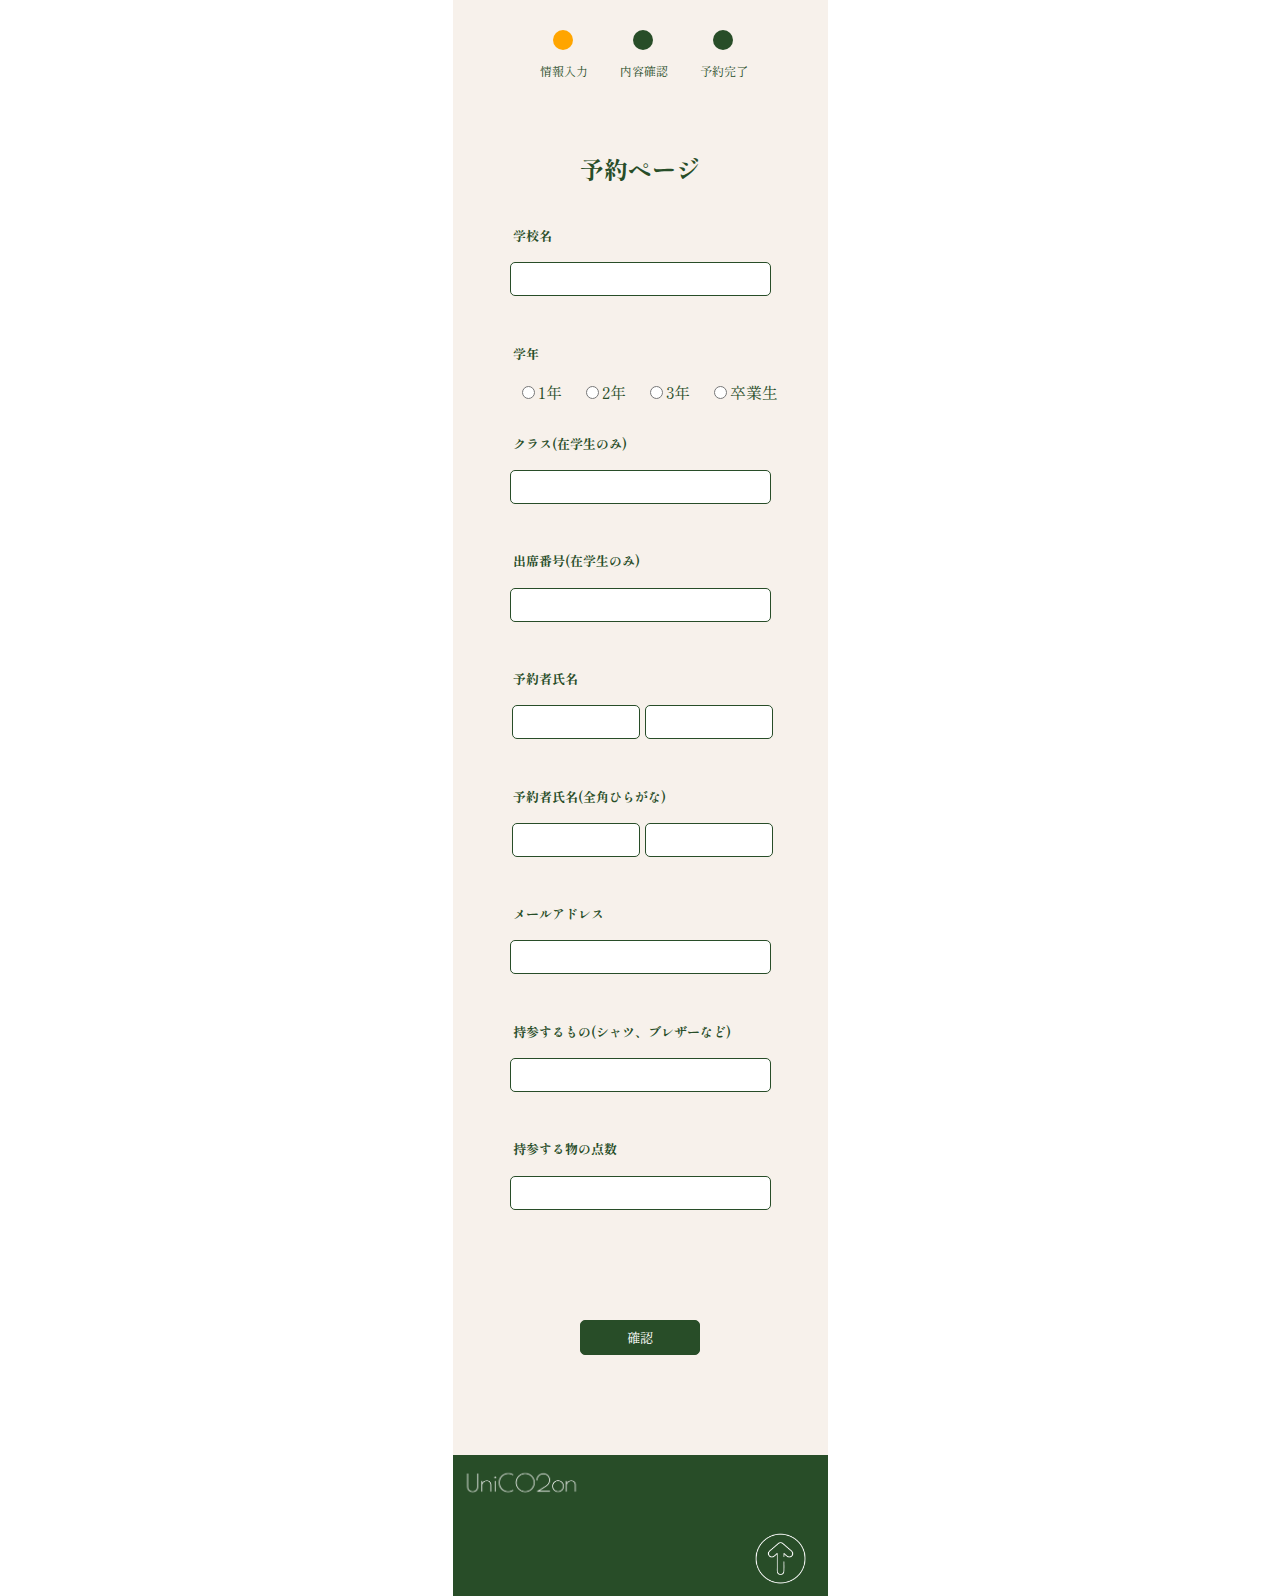
<file: joinpage.html>
<!DOCTYPE html>
<html lang="jp">

<head>
    <meta charset="UTF-8" />
    <meta name="viewport" content="width=device-width, initial-scale=1.0" />
    <link rel="stylesheet" href="joinpage.css" />
    <link rel="preconnect" href="https://fonts.googleapis.com">
    <link rel="preconnect" href="https://fonts.gstatic.com" crossorigin>
    <link href="https://fonts.googleapis.com/css2?family=Alef&family=Shippori+Mincho&display=swap" rel="stylesheet">

    <title>UniCO2on</title>
</head>

<body>
    <div id="jump5" class="nav">
        <div class="circle">
            <div class="circle1"></div>
            <div class="circle2"></div>
            <div class="circle3"></div>
        </div>

        <div class="howto">
            <p>情報入力</p>
            <p>内容確認</p>
            <p>予約完了</p>
        </div>
    </div>

    <h2>予約ページ</h2>


    <div class="form">
        <div id="schoolSearch">
            <h4>学校名</h4>
            <input id="input" type="text">
        </div>

        <div id="schoolgrade">
            <h4>学年</h4>
            <label><input type="radio" name="group1" value="1年">1年</label>
            <label><input type="radio" name="group1" value="2年">2年</label>
            <label><input type="radio" name="group1" value="3年">3年</label>
            <label><input type="radio" name="group1" value="卒業生">卒業生</label>
        </div>

        <div id="schoolclass">
            <h4>クラス(在学生のみ)</h4>
            <input id="inputA" type="text">
        </div>

        <div id="schoolnumber">
            <h4>出席番号(在学生のみ)</h4>
            <input id="inputB" type="text">
        </div>

        <div id="name">
            <h4>予約者氏名</h4>
            <input id="inputC" type="text"><input id="inputD" type="text">
        </div>

        <div id="name_hiragana">
            <h4>予約者氏名(全角ひらがな)</h4>
            <input id="inputE" type="text"><input id="inputF" type="text">
        </div>

        <div id="mail">
            <h4 for="dataInput">メールアドレス</h4>
            <input id="inputG" type="text">
        </div>

        <div id="howtake">
            <h4 for="dataInput">持参するもの(シャツ、ブレザーなど)</h4>
            <input id="inputH" type="text">
        </div>

        <div id="howmany">
            <h4 for="dataInput">持参する物の点数</h4>
            <input id="inputI" type="text">
        </div>
    </div>


    <button id="submit">確認</button>


    <footer>
        <a href="index.html">
            <img class="UniCO2onLogo_down" src="./img/UniCO2on_down.png">
        </a>
        <a href="#jump5"><img class="gotopLogo" src="./img/gotop.png"></a>
    </footer>

    <script>
        const storage = localStorage;

        const input = document.getElementById('input');
        const inputA = document.getElementById('inputA');
        const inputB = document.getElementById('inputB');
        const inputC = document.getElementById('inputC');
        const inputD = document.getElementById('inputD');
        const inputE = document.getElementById('inputE');
        const inputF = document.getElementById('inputF');
        const inputG = document.getElementById('inputG');
        const inputH = document.getElementById('inputH');
        const inputI = document.getElementById('inputI');

        const submit = document.getElementById('submit');
        // const selectedValue = document.querySelector('input[name="group1"]:checked');

        document.addEventListener('DOMContentLoaded', () => {
            const storagedData = storage.store;
        });

        submit.addEventListener('click', () => {
            storage.store = JSON.stringify({
                school: input.value,
                // grade: selectedValue.value,
                class: inputA.value,
                number: inputB.value,
                firstName: inputC.value,
                lastName: inputD.value,
                h_firstName: inputE.value,
                h_lastName: inputF.value,
                mail: inputG.value,
                take: inputH.value,
                many: inputI.value
            });
        });

        const link = document.getElementById('submit');

        link.addEventListener('click', () => {
            location.href = 'joinpage_2.html';
        });
    </script>
</body>

</html>








<!-- 
<!DOCTYPE html>
<html lang="en">

<head>
    <meta charset="UTF-8">
    <meta name="viewport" content="width=device-width, initial-scale=1.0">
    <title>Radio Button Example</title>
    <style>
        body {
            font-family: Arial, sans-serif;
        }
    </style>
</head>

<body>

    <form id="radioForm">
        <label>
        <input type="radio" name="message" value="Message 1"> Message 1
    </label>
        <br>
        <label>
        <input type="radio" name="message" value="Message 2"> Message 2
    </label>
        <br>
        <label>
        <input type="radio" name="message" value="Message 3"> Message 3
    </label>
        <br>
        <label>
        <input type="radio" name="message" value="Message 4"> Message 4
    </label>
        <br>
        <input type="button" value="Submit" onclick="submitForm()">
    </form>


    <div id="result"></div>

    <script>
        function submitForm() {
            // 選択されたラジオボタンの値を取得
            var selectedValue = document.querySelector('input[name="message"]:checked');

            // 選択されていない場合のエラーチェック
            if (!selectedValue) {
                alert("ラジオボタンを選択してください。");
                return;
            }

            // 結果を表示する要素に選択されたメッセージを表示
            document.getElementById('result').innerText = "選択されたメッセージ: " + selectedValue.value;

            // ページ遷移（ここでは単純な例として、新しいページにリダイレクト）
            window.location;
        }
    </script>

</body>

</html> -->
</file>
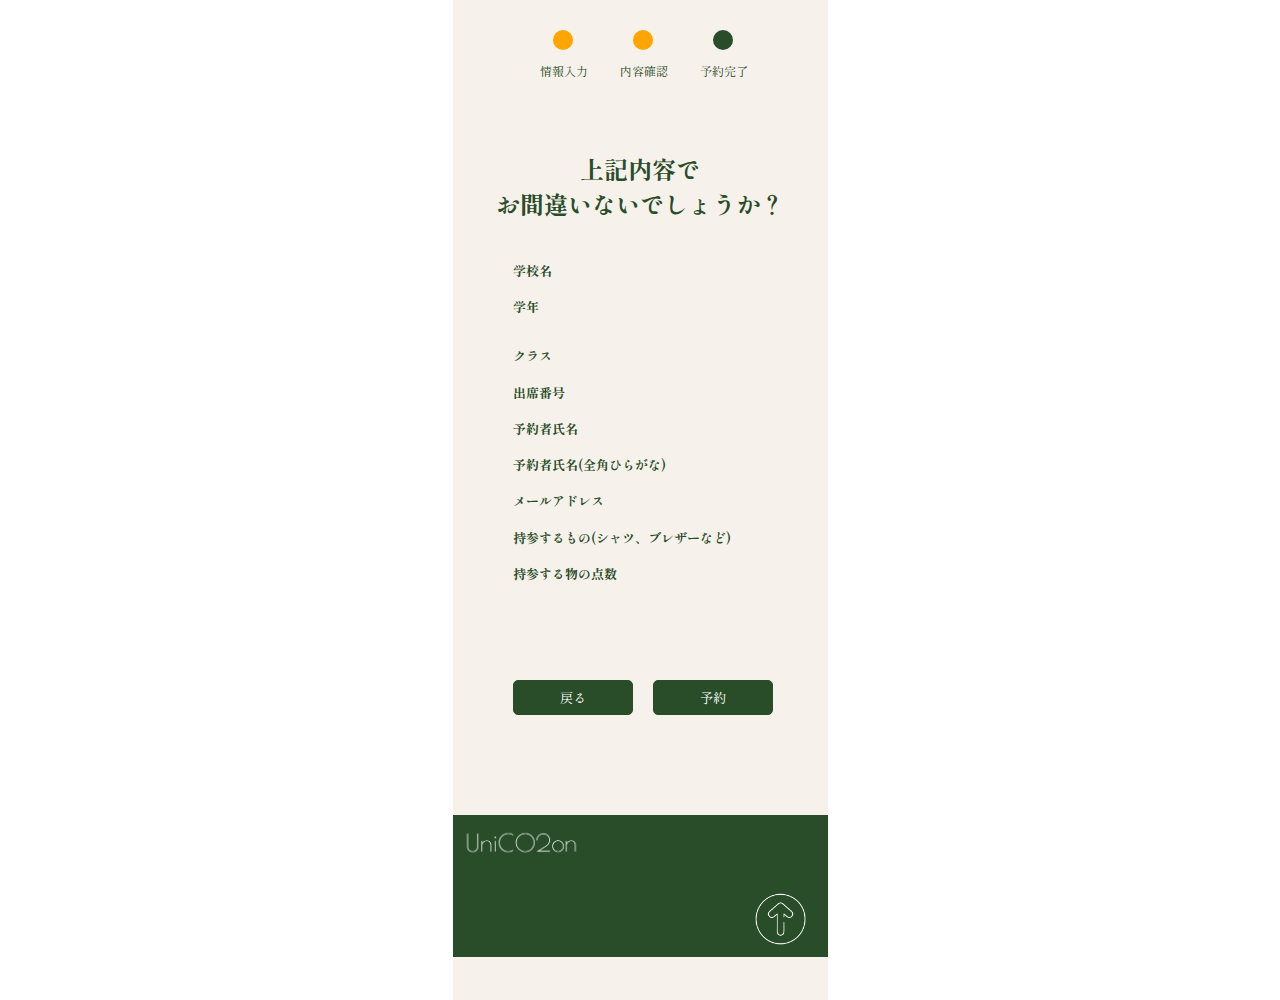
<file: joinpage_2.html>
<!DOCTYPE html>
<html lang="jp">

<head>
    <meta charset="UTF-8" />
    <meta name="viewport" content="width=device-width, initial-scale=1.0" />
    <link rel="stylesheet" href="joinpage_2.css" />
    <link rel="preconnect" href="https://fonts.googleapis.com">
    <link rel="preconnect" href="https://fonts.gstatic.com" crossorigin>
    <link href="https://fonts.googleapis.com/css2?family=Alef&family=Shippori+Mincho&display=swap" rel="stylesheet">

    <title>UniCO2on</title>
</head>

<body>
    <div id="jump5" class="nav">
        <div class="circle">
            <div class="circle1"></div>
            <div class="circle2"></div>
            <div class="circle3"></div>
        </div>

        <div class="howto">
            <p>情報入力</p>
            <p>内容確認</p>
            <p>予約完了</p>
        </div>
    </div>

    <h2>上記内容で<br /> お間違いないでしょうか？</h2>


    <div class="form">
        <div id="output_schoolSearch">
            <h4>学校名</h4>
            <p>
                <span id="school"></span>
            </p>
        </div>

        <div id="schoolgrade">
            <h4>学年</h4>
            <p><span id="grade"></span></p>
        </div>

        <div id="schoolclass">
            <h4>クラス</h4>
            <p>
                <span id="class"></span>
            </p>
        </div>

        <div id="schoolnumber">
            <h4>出席番号</h4>
            <span id="number"></span>
        </div>

        <div id="name">
            <h4>予約者氏名</h4>
            <span id="firstName"></span><span id="lastName"></span>
        </div>

        <div id="name_hiragana">
            <h4>予約者氏名(全角ひらがな)</h4>
            <span id="h_firstName"></span><span id="h_lastName"></span>
        </div>

        <div id="mailaddress">
            <h4>メールアドレス</h4>
            <span id="mail"></span>
        </div>

        <div id="howtake">
            <h4>持参するもの(シャツ、ブレザーなど)</h4>
            <span id="take"></span>
        </div>

        <div id="howmany">
            <h4>持参する物の点数</h4>
            <span id="many"></span>
        </div>
    </div>

    <div id="btn">
        <a href="joinpage.html">
            <button>戻る</button>
        </a>

        <a href="joinpage_3.html">
            <button>予約</button>
        </a>
    </div>

    <footer>
        <a href="index.html">
            <img class="UniCO2onLogo_down" src="./img/UniCO2on_down.png">
        </a>
        <a href="#jump5"><img class="gotopLogo" src="./img/gotop.png"></a>
    </footer>

    <script>
        const storage = localStorage;
        let data = {};

        document.addEventListener('DOMContentLoaded', () => {
            data = JSON.parse(storage.store);
            const school = document.getElementById("school")
            const grade = document.getElementById("grade")
            const classSpan = document.getElementById("class")
            const number = document.getElementById("number")
            const firstName = document.getElementById("firstName")
            const lastName = document.getElementById("lastName")
            const h_firstName = document.getElementById("h_firstName")
            const h_lastName = document.getElementById("h_lastName")
            const mail = document.getElementById("mail")
            const take = document.getElementById("take")
            const many = document.getElementById("many")

            school.textContent = data.school;
            grade.textContent = data.grade;
            classSpan.textContent = data.class;
            number.textContent = data.number;
            firstName.textContent = data.firstName;
            lastName.textContent = data.lastName;
            h_firstName.textContent = data.h_firstName;
            h_lastName.textContent = data.h_lastName;
            mail.textContent = data.mail;
            take.textContent = data.take;
            many.textContent = data.many;

        });
    </script>
</body>

</html>
</file>
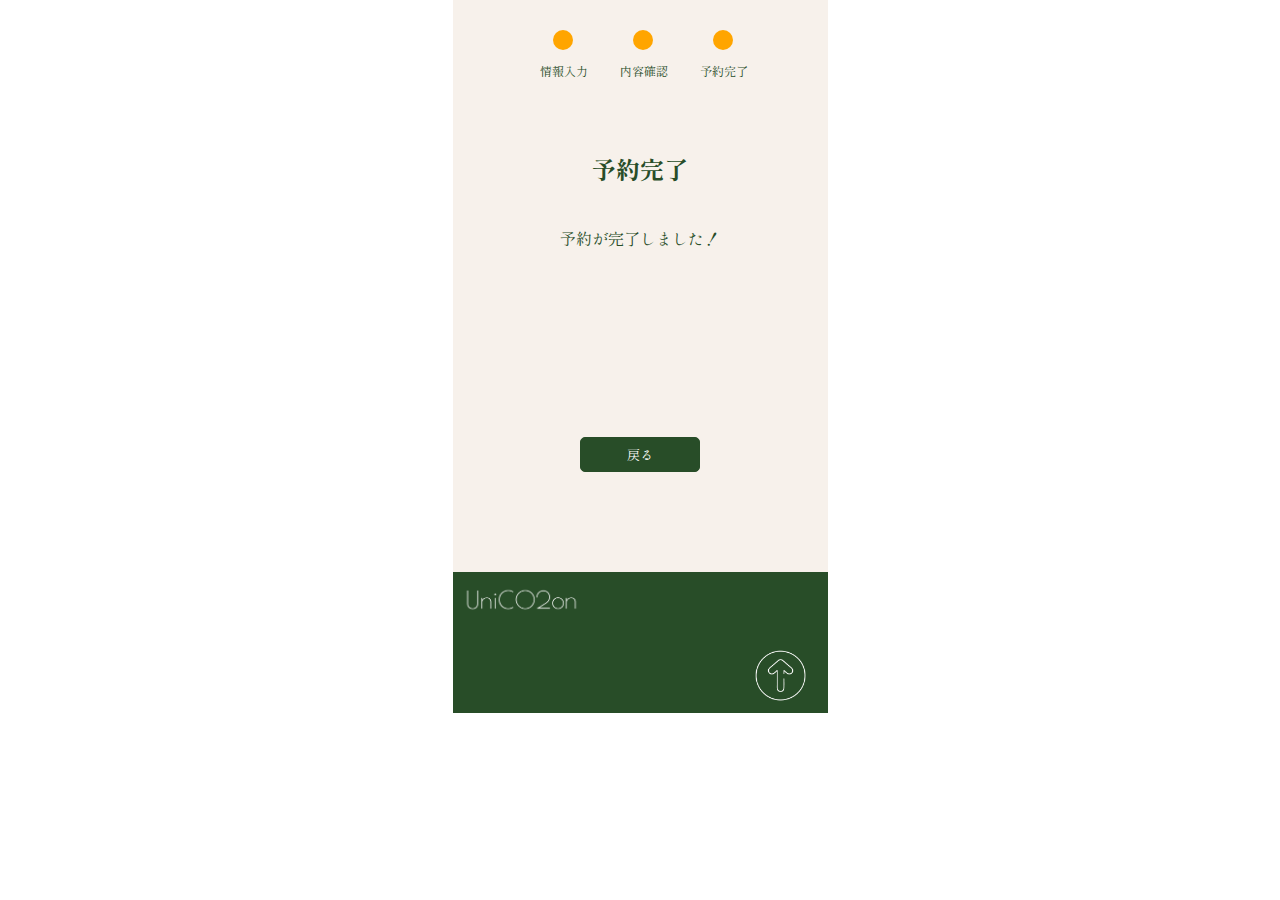
<file: joinpage_3.html>
<!DOCTYPE html>
<html lang="jp">

<head>
    <meta charset="UTF-8" />
    <meta name="viewport" content="width=device-width, initial-scale=1.0" />
    <link rel="stylesheet" href="joinpage_3.css" />
    <link rel="preconnect" href="https://fonts.googleapis.com">
    <link rel="preconnect" href="https://fonts.gstatic.com" crossorigin>
    <link href="https://fonts.googleapis.com/css2?family=Alef&family=Shippori+Mincho&display=swap" rel="stylesheet">

    <title>UniCO2on</title>
</head>

<div id="jump5" class="nav">
    <div class="circle">
        <div class="circle1"></div>
        <div class="circle2"></div>
        <div class="circle3"></div>
    </div>

    <div class="howto">
        <p>情報入力</p>
        <p>内容確認</p>
        <p>予約完了</p>
    </div>
</div>

<h2>予約完了</h2>

<p>予約が完了しました！</p>

<a href="index.html">
    <button id="button">戻る</button>
</a>

<footer>
    <a href="index.html">
        <img class="UniCO2onLogo_down" src="./img/UniCO2on_down.png">
    </a>
    <a href="#jump5"><img class="gotopLogo" src="./img/gotop.png"></a>
</footer>
</file>
<file: joinpage.css>
html {
    background-color: white;
    scroll-behavior: smooth;
}

body {
    margin: 0 auto;
    max-width: 375px;
    min-height: 1500px;
    background-color: #f7f1eb;
    font-family: 'Shippori Mincho', serif;
    text-align: center;
    color: #284D28;
    /* margin-top: 100px; */
}

.nav {
    /* text-align: center; */
    padding-top: 30px;
}

.circle {
    display: flex;
    /* border-bottom: #284D28 2px solid; */
}

.circle1 {
    width: 20px;
    height: 20px;
    border-radius: 50%;
    background: orange;
    margin-left: 100px;
}

.circle2 {
    width: 20px;
    height: 20px;
    border-radius: 50%;
    background: #284D28;
    margin-left: 60px;
}

.circle3 {
    width: 20px;
    height: 20px;
    border-radius: 50%;
    background: #284D28;
    margin-left: 60px;
}

.howto {
    display: flex;
    font-size: 12px;
    margin-left: 55px;
    margin-bottom: 60px;
}

.howto p {
    padding-left: 32px;
}

h2 {
    font-weight: bold;
    text-align: center;
    margin-bottom: 40px;
}

h4 {
    text-align: left;
    margin-left: 60px;
    font-size: small;
    text-align: left;
}

#schoolSearch input {
    border: #284D28 1px solid;
    border-radius: 5px;
    min-width: 255px;
    min-height: 30px;
    margin-bottom: 30px;
}

#schoolgrade {
    margin-bottom: 30px;
}

#schoolgrade label {
    margin-left: 15px;
}

#schoolclass input {
    border: #284D28 1px solid;
    border-radius: 5px;
    min-width: 255px;
    min-height: 30px;
    margin-bottom: 30px;
}

#schoolnumber input {
    border: #284D28 1px solid;
    border-radius: 5px;
    min-width: 255px;
    min-height: 30px;
    margin-bottom: 30px;
}

#name input {
    display: inline;
    border: #284D28 1px solid;
    border-radius: 5px;
    max-width: 122px;
    min-height: 30px;
    margin-left: 5px;
    margin-bottom: 30px;
}

#name_hiragana input {
    display: inline;
    border: #284D28 1px solid;
    border-radius: 5px;
    max-width: 122px;
    min-height: 30px;
    margin-left: 5px;
    margin-bottom: 30px;
}

#mail input {
    border: #284D28 1px solid;
    border-radius: 5px;
    min-width: 255px;
    min-height: 30px;
    margin-bottom: 30px;
}

#howtake input {
    border: #284D28 1px solid;
    border-radius: 5px;
    min-width: 255px;
    min-height: 30px;
    margin-bottom: 30px;
}

#howmany input {
    border: #284D28 1px solid;
    border-radius: 5px;
    min-width: 255px;
    min-height: 30px;
    margin-bottom: 30px;
}

button {
    margin-top: 80px;
    margin-bottom: 100px;
    border: #284D28 1px solid;
    border-radius: 5px;
    background-color: #284D28;
    color: white;
    font-family: 'Shippori Mincho', serif;
    min-width: 120px;
    min-height: 35px;
}

footer {
    background-color: #284D28;
}

.UniCO2onLogo_down {
    width: 35%;
    margin-top: 10px;
    margin-right: 240px;
}

.gotopLogo {
    width: 20%;
    margin-top: 20px;
    margin-left: 280px;
}
</file>
<file: joinpage_2.css>
html {
    background-color: white;
    scroll-behavior: smooth;
}

body {
    margin: 0 auto;
    max-width: 375px;
    min-height: 1000px;
    background-color: #f7f1eb;
    font-family: 'Shippori Mincho', serif;
    text-align: center;
    color: #284D28;
    /* margin-top: 100px; */
}

.nav {
    /* text-align: center; */
    padding-top: 30px;
}

.circle {
    display: flex;
    /* border-bottom: #284D28 2px solid; */
}

.circle1 {
    width: 20px;
    height: 20px;
    border-radius: 50%;
    background: orange;
    margin-left: 100px;
}

.circle2 {
    width: 20px;
    height: 20px;
    border-radius: 50%;
    background: orange;
    margin-left: 60px;
}

.circle3 {
    width: 20px;
    height: 20px;
    border-radius: 50%;
    background: #284D28;
    margin-left: 60px;
}

.howto {
    display: flex;
    font-size: 12px;
    margin-left: 55px;
    margin-bottom: 60px;
}

.howto p {
    padding-left: 32px;
}

h2 {
    font-weight: bold;
    text-align: center;
    margin-bottom: 40px;
}

h4 {
    text-align: left;
    margin-left: 60px;
    font-size: small;
    text-align: left;
}

#schoolSearch input {
    border: #284D28 1px solid;
    border-radius: 5px;
    min-width: 255px;
    min-height: 30px;
    margin-bottom: 30px;
}

#schoolgrade {
    margin-bottom: 30px;
}

#schoolgrade label {
    margin-left: 15px;
}

#schoolclass input {
    border: #284D28 1px solid;
    border-radius: 5px;
    min-width: 255px;
    min-height: 30px;
    margin-bottom: 30px;
}

#schoolnumber input {
    border: #284D28 1px solid;
    border-radius: 5px;
    min-width: 255px;
    min-height: 30px;
    margin-bottom: 30px;
}

#name input {
    display: inline;
    border: #284D28 1px solid;
    border-radius: 5px;
    max-width: 122px;
    min-height: 30px;
    margin-left: 5px;
    margin-bottom: 30px;
}

#name_hiragana input {
    display: inline;
    border: #284D28 1px solid;
    border-radius: 5px;
    max-width: 122px;
    min-height: 30px;
    margin-left: 5px;
    margin-bottom: 30px;
}

#mail input {
    border: #284D28 1px solid;
    border-radius: 5px;
    min-width: 255px;
    min-height: 30px;
    margin-bottom: 30px;
}

#howtake input {
    border: #284D28 1px solid;
    border-radius: 5px;
    min-width: 255px;
    min-height: 30px;
    margin-bottom: 30px;
}

#howmany input {
    border: #284D28 1px solid;
    border-radius: 5px;
    min-width: 255px;
    min-height: 30px;
    margin-bottom: 30px;
}

button {
    margin-top: 80px;
    margin-bottom: 100px;
    border: #284D28 1px solid;
    border-radius: 5px;
    background-color: #284D28;
    color: white;
    font-family: 'Shippori Mincho', serif;
    min-width: 120px;
    min-height: 35px;
}

#btn {
    display: flex;
    margin-left: 60px;
    gap: 20px;
}

footer {
    background-color: #284D28;
}

.UniCO2onLogo_down {
    width: 35%;
    margin-top: 10px;
    margin-right: 240px;
}

.gotopLogo {
    width: 20%;
    margin-top: 20px;
    margin-left: 280px;
}
</file>
<file: joinpage_3.css>
html {
    background-color: white;
    scroll-behavior: smooth;
}

body {
    margin: 0 auto;
    max-width: 375px;
    min-height: 500px;
    background-color: #f7f1eb;
    font-family: 'Shippori Mincho', serif;
    text-align: center;
    color: #284D28;
    /* margin-top: 100px; */
}

.nav {
    /* text-align: center; */
    padding-top: 30px;
}

.circle {
    display: flex;
    /* border-bottom: #284D28 2px solid; */
}

.circle1 {
    width: 20px;
    height: 20px;
    border-radius: 50%;
    background: orange;
    margin-left: 100px;
}

.circle2 {
    width: 20px;
    height: 20px;
    border-radius: 50%;
    background: orange;
    margin-left: 60px;
}

.circle3 {
    width: 20px;
    height: 20px;
    border-radius: 50%;
    background: orange;
    margin-left: 60px;
}

.howto {
    display: flex;
    font-size: 12px;
    margin-left: 55px;
    margin-bottom: 60px;
}

.howto p {
    padding-left: 32px;
}

h2 {
    font-weight: bold;
    text-align: center;
    margin-bottom: 40px;
}

#button {
    margin-top: 171px;
    margin-bottom: 100px;
    border: #284D28 1px solid;
    border-radius: 5px;
    background-color: #284D28;
    color: white;
    font-family: 'Shippori Mincho', serif;
    min-width: 120px;
    min-height: 35px;
}

footer {
    background-color: #284D28;
}

.UniCO2onLogo_down {
    width: 35%;
    margin-top: 10px;
    margin-right: 240px;
}

.gotopLogo {
    width: 20%;
    margin-top: 20px;
    margin-left: 280px;
}
</file>
